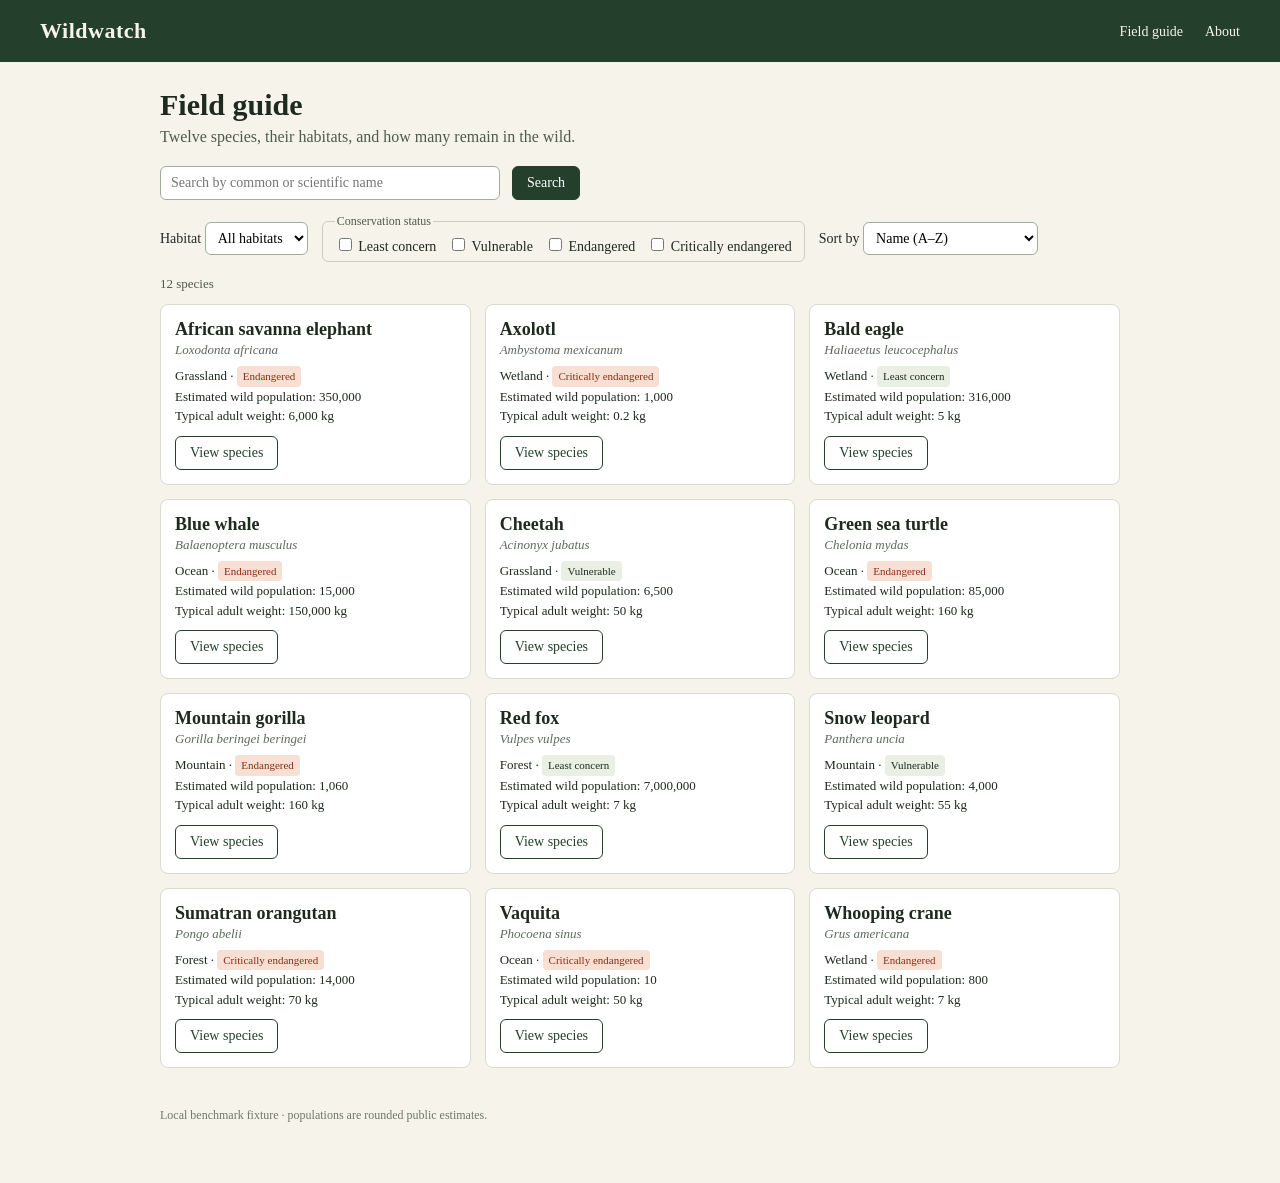
<file: jev_ultrafast/static/wildlife.html>
<!doctype html>
<html lang="en">
  <head>
    <meta charset="utf-8" />
    <meta name="viewport" content="width=device-width,initial-scale=1" />
    <title>Wildwatch · Field guide</title>
    <style>
      :root { font-family: Georgia, "Times New Roman", serif; color: #1f2a1f; background: #f6f3ea; }
      * { box-sizing: border-box; }
      body { margin: 0; }
      header { display: flex; align-items: center; justify-content: space-between; padding: 18px 40px; background: #24402c; color: #f6f3ea; }
      header a { color: inherit; text-decoration: none; margin-left: 22px; font-size: 14px; }
      .logo { font-size: 22px; font-weight: bold; margin: 0; letter-spacing: 0.5px; }
      main { max-width: 1040px; margin: 0 auto; padding: 26px 40px 60px; }
      h1 { font-size: 30px; margin: 0 0 6px; }
      .lede { margin: 0 0 20px; color: #4d5b4d; }
      form.search, .filters { display: flex; flex-wrap: wrap; gap: 12px; align-items: center; margin-bottom: 14px; font-size: 14px; }
      input, select, button { font: inherit; font-size: 14px; }
      input[type="search"], input[type="text"], input[type="number"] { padding: 8px 10px; border: 1px solid #9fae98; border-radius: 6px; background: white; }
      input[type="search"] { width: 340px; }
      select { padding: 7px 8px; border: 1px solid #9fae98; border-radius: 6px; background: white; }
      button { padding: 8px 14px; border: 1px solid #24402c; border-radius: 6px; background: #24402c; color: white; cursor: pointer; }
      button.secondary { background: white; color: #24402c; }
      fieldset { border: 1px solid #c8cfbf; border-radius: 6px; padding: 6px 12px; display: flex; gap: 12px; flex-wrap: wrap; }
      legend { font-size: 12px; color: #4d5b4d; }
      .count { color: #4d5b4d; font-size: 13px; margin: 6px 0 12px; }
      .grid { display: grid; grid-template-columns: repeat(3, 1fr); gap: 14px; }
      .card { background: white; border: 1px solid #d8dccf; border-radius: 8px; padding: 14px; }
      .card h2 { font-size: 18px; margin: 0 0 2px; }
      .sci { font-style: italic; color: #5d6a5d; font-size: 13px; margin: 0 0 8px; }
      .facts { font-size: 13px; margin: 0 0 10px; line-height: 1.5; }
      .status { display: inline-block; font-size: 11px; padding: 2px 6px; border-radius: 4px; background: #e9efe2; }
      .status.EN, .status.CR { background: #f7dfd4; color: #8a2f12; }
      .empty { padding: 30px; background: white; border: 1px dashed #aab5a2; border-radius: 8px; }
      .detail { background: white; border: 1px solid #d8dccf; border-radius: 8px; padding: 22px; }
      .detail dl { display: grid; grid-template-columns: 180px 1fr; gap: 6px 12px; font-size: 14px; }
      .detail dt { color: #5d6a5d; }
      .report { margin-top: 22px; display: grid; grid-template-columns: 160px 280px; gap: 10px 14px; align-items: center; font-size: 14px; }
      .confirmation { margin-top: 18px; padding: 16px; border-radius: 8px; background: #e9efe2; }
      footer { margin-top: 40px; font-size: 12px; color: #6d786b; }
    </style>
  </head>
  <body>
    <header>
      <p class="logo">Wildwatch</p>
      <nav><a href="#" id="nav-guide">Field guide</a><a href="#" id="nav-about">About</a></nav>
    </header>
    <main id="content"></main>
    <script>
      // Local benchmark data. Outcomes are checked from the final page, never from the agent's DONE.
      const species = [
        { id: "snow-leopard", name: "Snow leopard", sci: "Panthera uncia", habitat: "Mountain", status: "VU", population: 4000, weight: 55, fact: "Uses its long tail for balance on steep rock." },
        { id: "red-fox", name: "Red fox", sci: "Vulpes vulpes", habitat: "Forest", status: "LC", population: 7000000, weight: 7, fact: "The most widely distributed wild carnivore." },
        { id: "bald-eagle", name: "Bald eagle", sci: "Haliaeetus leucocephalus", habitat: "Wetland", status: "LC", population: 316000, weight: 5, fact: "National bird of the United States." },
        { id: "vaquita", name: "Vaquita", sci: "Phocoena sinus", habitat: "Ocean", status: "CR", population: 10, weight: 50, fact: "The world's rarest marine mammal." },
        { id: "blue-whale", name: "Blue whale", sci: "Balaenoptera musculus", habitat: "Ocean", status: "EN", population: 15000, weight: 150000, fact: "The largest animal known to have ever existed." },
        { id: "green-sea-turtle", name: "Green sea turtle", sci: "Chelonia mydas", habitat: "Ocean", status: "EN", population: 85000, weight: 160, fact: "Named for the green fat beneath its shell." },
        { id: "whooping-crane", name: "Whooping crane", sci: "Grus americana", habitat: "Wetland", status: "EN", population: 800, weight: 7, fact: "The tallest North American bird." },
        { id: "sumatran-orangutan", name: "Sumatran orangutan", sci: "Pongo abelii", habitat: "Forest", status: "CR", population: 14000, weight: 70, fact: "Spends almost its whole life in the canopy." },
        { id: "african-elephant", name: "African savanna elephant", sci: "Loxodonta africana", habitat: "Grassland", status: "EN", population: 350000, weight: 6000, fact: "The largest living land animal." },
        { id: "cheetah", name: "Cheetah", sci: "Acinonyx jubatus", habitat: "Grassland", status: "VU", population: 6500, weight: 50, fact: "The fastest land animal." },
        { id: "axolotl", name: "Axolotl", sci: "Ambystoma mexicanum", habitat: "Wetland", status: "CR", population: 1000, weight: 0.2, fact: "Can regrow limbs, heart tissue, and parts of its brain." },
        { id: "mountain-gorilla", name: "Mountain gorilla", sci: "Gorilla beringei beringei", habitat: "Mountain", status: "EN", population: 1060, weight: 160, fact: "Lives in cloud forests above 2,200 m." },
      ];
      const statuses = { LC: "Least concern", VU: "Vulnerable", EN: "Endangered", CR: "Critically endangered" };
      const root = document.getElementById("content");
      const view = { query: "", habitat: "all", statuses: new Set(), sort: "name" };
      const number = (n) => n.toLocaleString("en-US");

      function guide() {
        document.title = "Wildwatch · Field guide";
        location.hash = "";
        root.innerHTML = `<h1>Field guide</h1><p class="lede">Twelve species, their habitats, and how many remain in the wild.</p>
          <form class="search" id="search" role="search"><input type="search" id="query" aria-label="Search species" placeholder="Search by common or scientific name"><button type="submit">Search</button></form>
          <div class="filters"><label>Habitat <select id="habitat" aria-label="Habitat"><option value="all">All habitats</option>${["Forest", "Ocean", "Grassland", "Wetland", "Mountain"].map((h) => `<option value="${h}">${h}</option>`).join("")}</select></label>
          <fieldset><legend>Conservation status</legend>${Object.entries(statuses).map(([k, v]) => `<label><input type="checkbox" data-status="${k}"> ${v}</label>`).join("")}</fieldset>
          <label>Sort by <select id="sort" aria-label="Sort species"><option value="name">Name (A–Z)</option><option value="population-asc">Population (fewest first)</option><option value="population-desc">Population (most first)</option><option value="weight-desc">Weight (heaviest first)</option></select></label></div>
          <p class="count" id="count"></p><div class="grid" id="results"></div>
          <footer>Local benchmark fixture · populations are rounded public estimates.</footer>`;
        document.getElementById("query").value = view.query;
        document.getElementById("habitat").value = view.habitat;
        document.getElementById("sort").value = view.sort;
        document.querySelectorAll("[data-status]").forEach((box) => {
          box.checked = view.statuses.has(box.dataset.status);
          box.onchange = () => {
            box.checked ? view.statuses.add(box.dataset.status) : view.statuses.delete(box.dataset.status);
            results();
          };
        });
        document.getElementById("search").onsubmit = (event) => {
          event.preventDefault();
          view.query = document.getElementById("query").value.trim();
          results();
        };
        document.getElementById("habitat").onchange = (event) => { view.habitat = event.target.value; results(); };
        document.getElementById("sort").onchange = (event) => { view.sort = event.target.value; results(); };
        results();
      }

      function results() {
        const q = view.query.toLowerCase();
        const rows = species
          .filter((s) => !q || s.name.toLowerCase().includes(q) || s.sci.toLowerCase().includes(q))
          .filter((s) => view.habitat === "all" || s.habitat === view.habitat)
          .filter((s) => !view.statuses.size || view.statuses.has(s.status))
          .sort((a, b) => ({
            name: a.name.localeCompare(b.name),
            "population-asc": a.population - b.population,
            "population-desc": b.population - a.population,
            "weight-desc": b.weight - a.weight,
          })[view.sort]);
        document.getElementById("count").textContent = `${rows.length} species`;
        document.getElementById("results").innerHTML = rows.length
          ? rows.map((s) => `<article class="card"><h2>${s.name}</h2><p class="sci">${s.sci}</p>
              <p class="facts">${s.habitat} · <span class="status ${s.status}">${statuses[s.status]}</span><br>Estimated wild population: ${number(s.population)}<br>Typical adult weight: ${number(s.weight)} kg</p>
              <button type="button" class="secondary" data-species="${s.id}" aria-label="View ${s.name}">View species</button></article>`).join("")
          : '<div class="empty">No species match these filters.</div>';
        document.querySelectorAll("[data-species]").forEach((b) => (b.onclick = () => detail(b.dataset.species)));
      }

      function filterSummary() {
        return `Habitat ${view.habitat} · Status ${[...view.statuses].sort().join(",") || "any"} · Sort ${view.sort} · Search ${view.query || "none"}`;
      }

      function detail(id) {
        const s = species.find((x) => x.id === id);
        location.hash = s.id;
        document.title = `${s.name} · Wildwatch`;
        root.innerHTML = `<button type="button" class="secondary" id="back">← Field guide</button>
          <div class="detail"><h1>${s.name}</h1><p class="sci">${s.sci}</p><p>${s.fact}</p>
          <dl><dt>Habitat</dt><dd>${s.habitat}</dd><dt>Conservation status</dt><dd>${statuses[s.status]}</dd>
          <dt>Estimated wild population</dt><dd>${number(s.population)}</dd><dt>Typical adult weight</dt><dd>${number(s.weight)} kg</dd></dl>
          <h2>Report a sighting</h2>
          <form class="report" id="report"><label for="where">Location</label><input type="text" id="where" name="where" autocomplete="off">
          <label for="when">Date (YYYY-MM-DD)</label><input type="text" id="when" name="when" autocomplete="off">
          <label for="howmany">Number seen</label><input type="number" id="howmany" name="howmany" min="1">
          <span></span><button type="submit">Submit sighting</button></form>
          <div id="confirmation"></div></div>
          <p class="count" data-testid="filters">Browsing state: ${filterSummary()}</p>
          <footer>Local benchmark fixture. No data leaves this page.</footer>`;
        document.getElementById("back").onclick = guide;
        document.getElementById("report").onsubmit = (event) => {
          event.preventDefault();
          const where = document.getElementById("where").value.trim();
          const when = document.getElementById("when").value.trim();
          const count = Number(document.getElementById("howmany").value);
          const box = document.getElementById("confirmation");
          if (!where || !/^\d{4}-\d{2}-\d{2}$/.test(when) || !(count >= 1)) {
            box.innerHTML = '<p class="confirmation" role="alert">Please enter a location, a date as YYYY-MM-DD, and a number seen.</p>';
            return;
          }
          location.hash = `${s.id}/reported`;
          box.innerHTML = `<p class="confirmation" role="status">Sighting recorded: ${count} × ${s.name} at ${where} on ${when}.</p>`;
        };
      }

      function about() {
        document.title = "About · Wildwatch";
        location.hash = "about";
        root.innerHTML = `<h1>About Wildwatch</h1><p>A volunteer field guide. Sightings help researchers track population changes.</p><footer>Local benchmark fixture.</footer>`;
      }

      document.getElementById("nav-guide").onclick = (event) => { event.preventDefault(); guide(); };
      document.getElementById("nav-about").onclick = (event) => { event.preventDefault(); about(); };
      guide();
    </script>
  </body>
</html>
</file>
